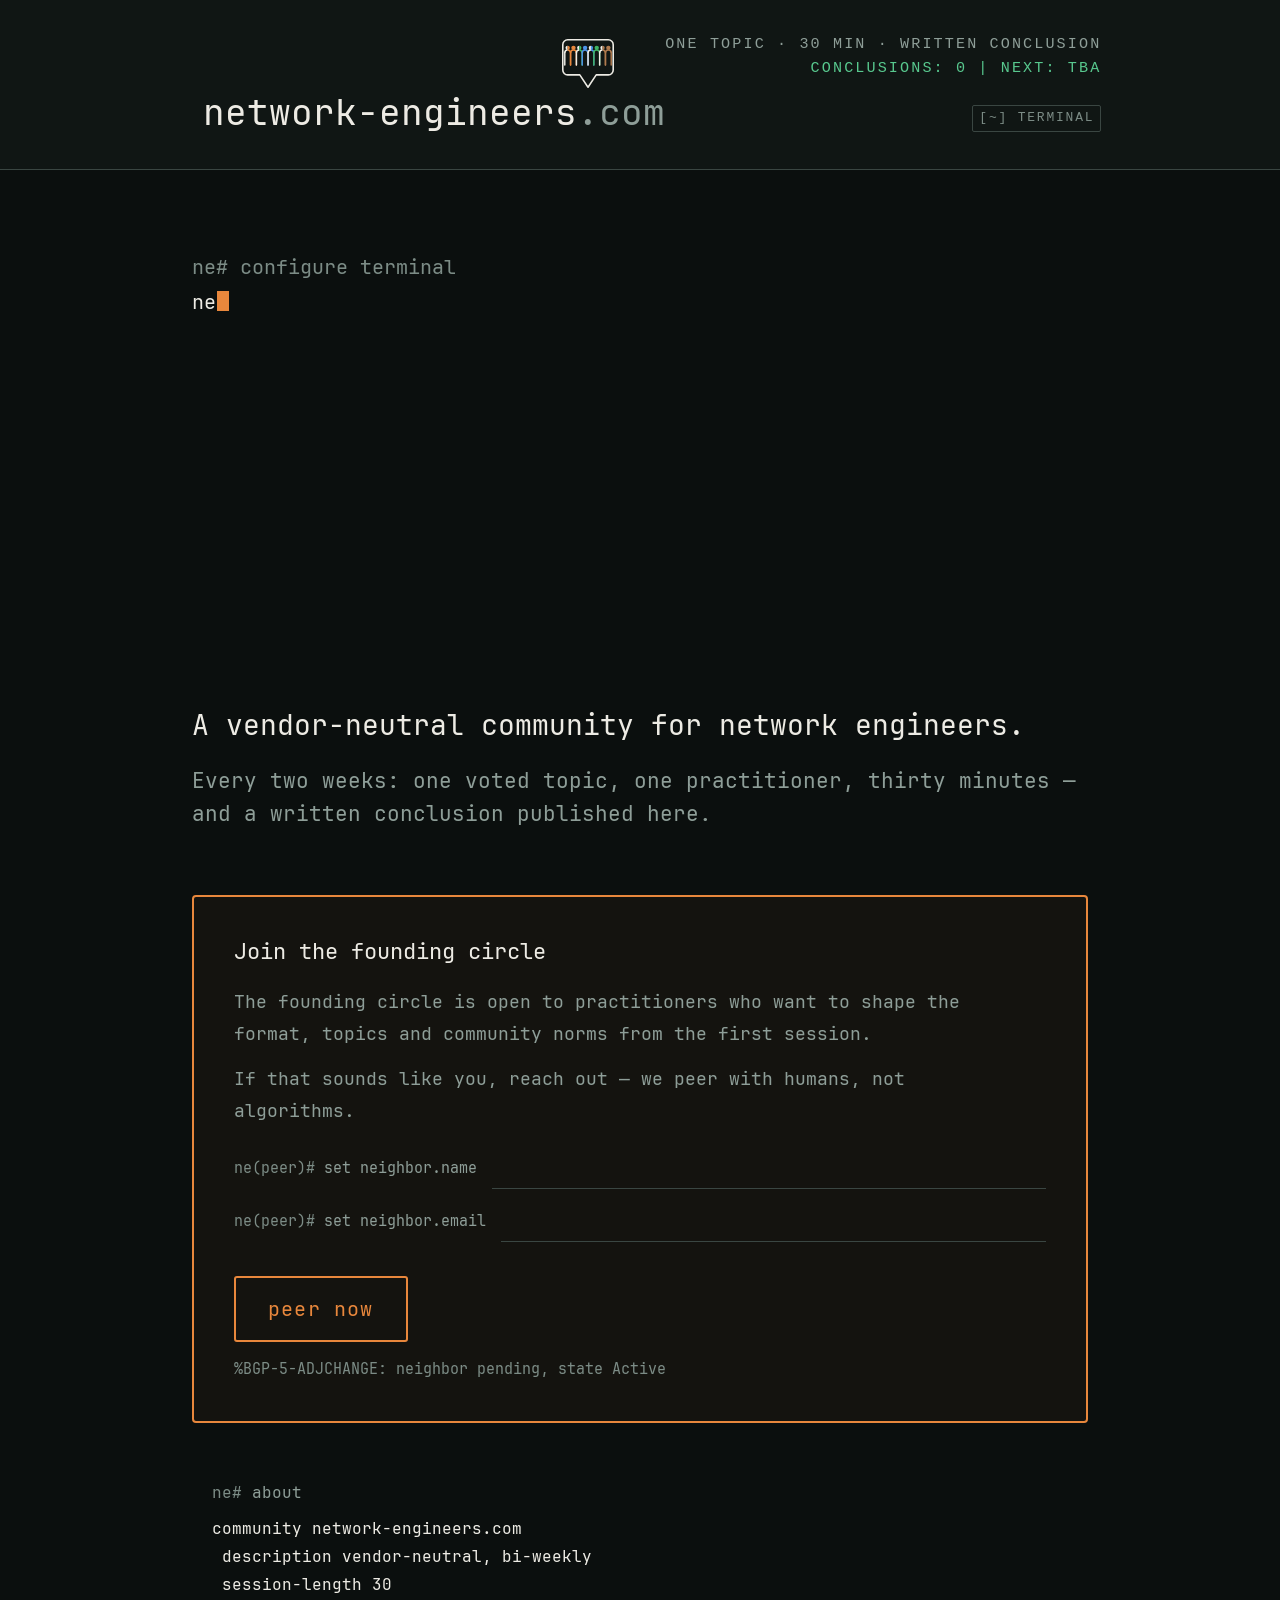
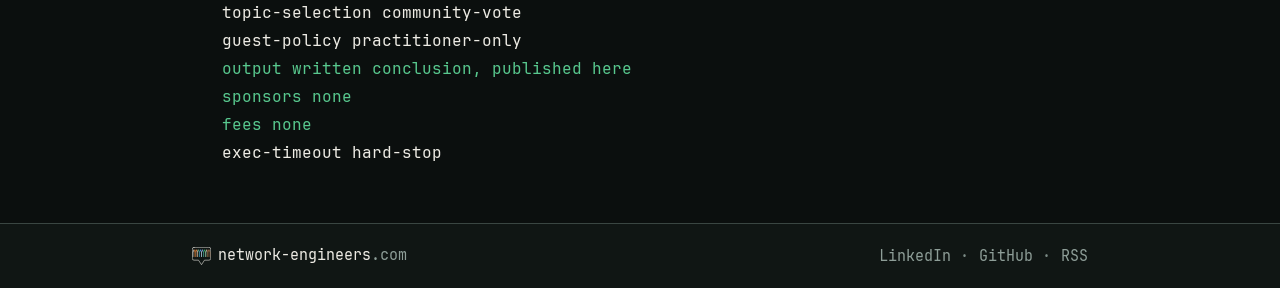
<file: index.html>
<!doctype html>
<html lang="en">
<head>
  <meta charset="UTF-8">
  <meta name="viewport" content="width=device-width, initial-scale=1">
  <title>network-engineers.com — one topic, 30 minutes, written conclusion</title>
  <meta name="description" content="One topic. Thirty minutes. One conclusion. A vendor-neutral community for network engineers.">
  <meta name="robots" content="index, follow">
  <meta name="theme-color" content="#0B0F0E">
  <link rel="canonical" href="https://network-engineers.com/">

  <meta property="og:type"        content="website">
  <meta property="og:url"         content="https://network-engineers.com/">
  <meta property="og:title"       content="network-engineers.com">
  <meta property="og:description" content="One topic. Thirty minutes. One conclusion. A vendor-neutral community for network engineers.">
  <meta property="og:image"       content="./assets/brand/ne-social-1200x630.png">

  <link rel="icon" href="./assets/brand/ne-bubble-favicon-512.png">
  <link rel="stylesheet" href="./style.css">
</head>

<body>

  <a href="#main-content" class="skip-link">Skip to main content</a>

  <!-- ── MASTHEAD — full-bleed background, scrolls away ───────────────────── -->
  <header id="masthead">
    <!--
      Stacked lockup: mark above wordmark, tail pointing at the period.
      Mark is horizontally centred on the "." in ".com":
        "network-engineers" = 17 chars → period centre = 17.5ch.
        Mark half-width ≈ 0.74em → margin-left: calc(17.5ch - 0.74em).
    -->
    <div class="masthead-inner">
      <a href="./" class="lockup-v" aria-label="network-engineers.com — home">
        <img src="./assets/brand/ne-bubble-dark-crop.svg"
             class="lockup-mark-v" alt="" aria-hidden="true" focusable="false">
        <span class="wm-line" aria-hidden="true">
          <span class="wm-name">network-engineers</span><span class="wm-tld">.com</span>
        </span>
      </a>

      <div class="masthead-right">
        <p class="mh-tagline" aria-hidden="true">one topic · 30 min · written conclusion</p>
        <p class="mh-status" aria-hidden="true" id="mh-status">conclusions: 0 | next: tba</p>
        <a href="./cli.html" class="mh-cli-link">[~] terminal</a>
      </div>
    </div>
  </header>

  <!-- ── MINI-BAR — full-bleed fixed, appears when masthead leaves viewport ── -->
  <div id="mini-bar" aria-hidden="true">
    <div class="page-inner mini-bar-inner">
      <span class="lockup-h mini-lockup">
        <img src="./assets/brand/ne-bubble-dark-crop.svg"
             class="lockup-mark" alt="" aria-hidden="true" focusable="false">
        <span><span class="wm-name">network-engineers</span><span class="wm-tld">.com</span></span>
      </span>
      <span class="mini-bar-status" id="mini-bar-status">conclusions: 0 | next: tba</span>
    </div>
  </div>

  <main id="main-content">
    <div class="page-inner">
      <h1 class="sr-only">network-engineers.com — a vendor-neutral community for network engineers</h1>

      <!-- ── 1. HERO ──────────────────────────────────────────────────────── -->
      <!--
        Bare terminal on --ink. No pane border or background.
        min-height reserves exactly 11 lines × line-height 1.75 at 20px
        plus top/bottom padding so there is zero layout shift as lines appear.
      -->
      <section id="home" class="hero-block" aria-labelledby="h-home">
        <h2 id="h-home" class="sr-only">Live session</h2>

        <div id="hero"
             role="img"
             aria-label="terminal session bringing interface Brain0/0 up, ending with a published conclusion"
             aria-live="off">

          <noscript>
            <div class="t-dim">ne# configure terminal</div>
            <div class="t-wh">ne(config)# interface Brain0/0</div>
            <div class="t-wh">ne(config-if)# no shutdown</div>
            <div class="t-gr">%LINK-3-UPDOWN: Brain0/0, changed state to up</div>
            <div class="t-wh">ne(config-if)# ip address topic/32</div>
            <div class="t-wh">ne(config-if)# exec-timeout 30 0</div>
            <div class="t-dim">! -- 30 minutes of discussion --</div>
            <div class="t-wh">ne(config-if)# shutdown</div>
            <div class="t-wh">ne# write memory</div>
            <div class="t-dim">Building configuration... [OK]</div>
            <div class="t-gr">%Conclusion published. See you in two weeks.</div>
          </noscript>

          <div id="t-anim" aria-hidden="true" style="display:none">
            <div id="t-lines"></div>
            <div id="t-cur-line">
              <span id="t-cur"></span><span class="cursor" aria-hidden="true"></span>
            </div>
          </div>

        </div>
      </section>

      <!-- ── 2. INTRO ─────────────────────────────────────────────────────── -->
      <!--
        Plain English — no terminal chrome. Answers "what is this" before
        asking the visitor to do anything.
      -->
      <div class="intro-block">
        <p class="intro-headline">A vendor-neutral community for network engineers.</p>
        <p class="intro-desc">Every two weeks: one voted topic, one practitioner, thirty minutes — and a written conclusion published here.</p>
      </div>

      <!-- ── 3. THE ASK — the single conversion on this page ──────────────── -->
      <section id="join" class="ask-block" aria-labelledby="h-join">
        <h2 id="h-join" class="ask-heading">Join the founding circle</h2>
        <p class="ask-desc">The founding circle is open to practitioners who want to shape the
format, topics and community norms from the first session.</p>
        <p class="ask-desc">If that sounds like you, reach out — we peer with humans, not
algorithms.</p>
        <form id="peer-form"
              action="https://formspree.io/f/mzepqpdb"
              method="POST"
              novalidate>

          <div class="peer-field">
            <label for="peer-name" class="peer-label">
              <span class="t-dim">ne(peer)#</span> set neighbor.name
            </label>
            <input type="text" id="peer-name" name="name"
                   class="peer-input"
                   autocomplete="name"
                   required
                   spellcheck="false">
          </div>

          <div class="peer-field">
            <label for="peer-email" class="peer-label">
              <span class="t-dim">ne(peer)#</span> set neighbor.email
            </label>
            <input type="email" id="peer-email" name="email"
                   class="peer-input"
                   autocomplete="email"
                   required
                   spellcheck="false">
          </div>

          <button type="submit" class="btn-peer" id="peer-btn">peer now</button>

          <span class="ask-status" id="peer-status" aria-live="polite">
            %BGP-5-ADJCHANGE: neighbor pending, state Active
          </span>
        </form>

        <div id="peer-success" hidden aria-live="polite" class="peer-success">
          <span class="t-gr">%BGP-5-ADJCHANGE: neighbor established, state Connected</span><br>
          <span class="t-dim">%BGP-6-NOTIFICATION: we'll be in touch before the first session</span>
        </div>
      </section>

      <!-- ── 4. ABOUT — reference material, secondary weight ──────────────── -->
      <section id="about" class="about-block" aria-labelledby="h-about">
        <h2 id="h-about" class="section-cmd" aria-label="About this community">
          <span class="t-dim" aria-hidden="true">ne#</span> about
        </h2>
        <pre class="config-out">
<span class="t-wh">community network-engineers.com</span>
<span class="t-wh"> description vendor-neutral, bi-weekly</span>
<span class="t-wh"> session-length 30</span>
<span class="t-wh"> topic-selection community-vote</span>
<span class="t-wh"> guest-policy practitioner-only</span>
<span class="t-gr"> output written conclusion, published here</span>
<span class="t-gr"> sponsors none</span>
<span class="t-gr"> fees none</span>
<span class="t-wh"> exec-timeout hard-stop</span></pre>
      </section>

      <!-- phase 2 — conclusions list goes here once episodes have shipped -->

    </div><!-- /page-inner -->
  </main>

  <!-- ── FOOTER — minimal, full-bleed ────────────────────────────────────── -->
  <footer class="site-footer">
    <div class="page-inner footer-inner">
      <span class="lockup-h footer-lockup" aria-hidden="true">
        <img src="./assets/brand/ne-bubble-dark-crop.svg"
             class="lockup-mark" alt="" aria-hidden="true" focusable="false">
        <span><span class="wm-name">network-engineers</span><span class="wm-tld">.com</span></span>
      </span>
      <nav class="footer-links" aria-label="External links">
        <a href="https://www.linkedin.com/company/network-engineers-com/" id="ft-linkedin" target="_blank" rel="noopener noreferrer">LinkedIn</a>
        <span aria-hidden="true">·</span>
        <a href="https://github.com/nimentus" id="ft-github" target="_blank" rel="noopener noreferrer">GitHub</a>
        <span aria-hidden="true">·</span>
        <a href="/feed.xml" id="ft-rss">RSS</a>
      </nav>
    </div>
  </footer>

  <!-- ── BOTTOM NAV — mobile only (hidden at ≥900px via CSS) ─────────────── -->
  <nav id="bottom-bar" aria-label="Page sections">
    <a href="#home" aria-label="home">
      <span class="key-label" aria-hidden="true">[1]</span>
      <span aria-hidden="true">home</span>
    </a>
    <a href="#join" class="nav-join" aria-label="join">
      <span class="key-label" aria-hidden="true">[2]</span>
      <span aria-hidden="true">join</span>
    </a>
    <a href="#about" aria-label="about">
      <span class="key-label" aria-hidden="true">[3]</span>
      <span aria-hidden="true">about</span>
    </a>
  </nav>

  <script src="./main.js"></script>

</body>
</html>
</file>
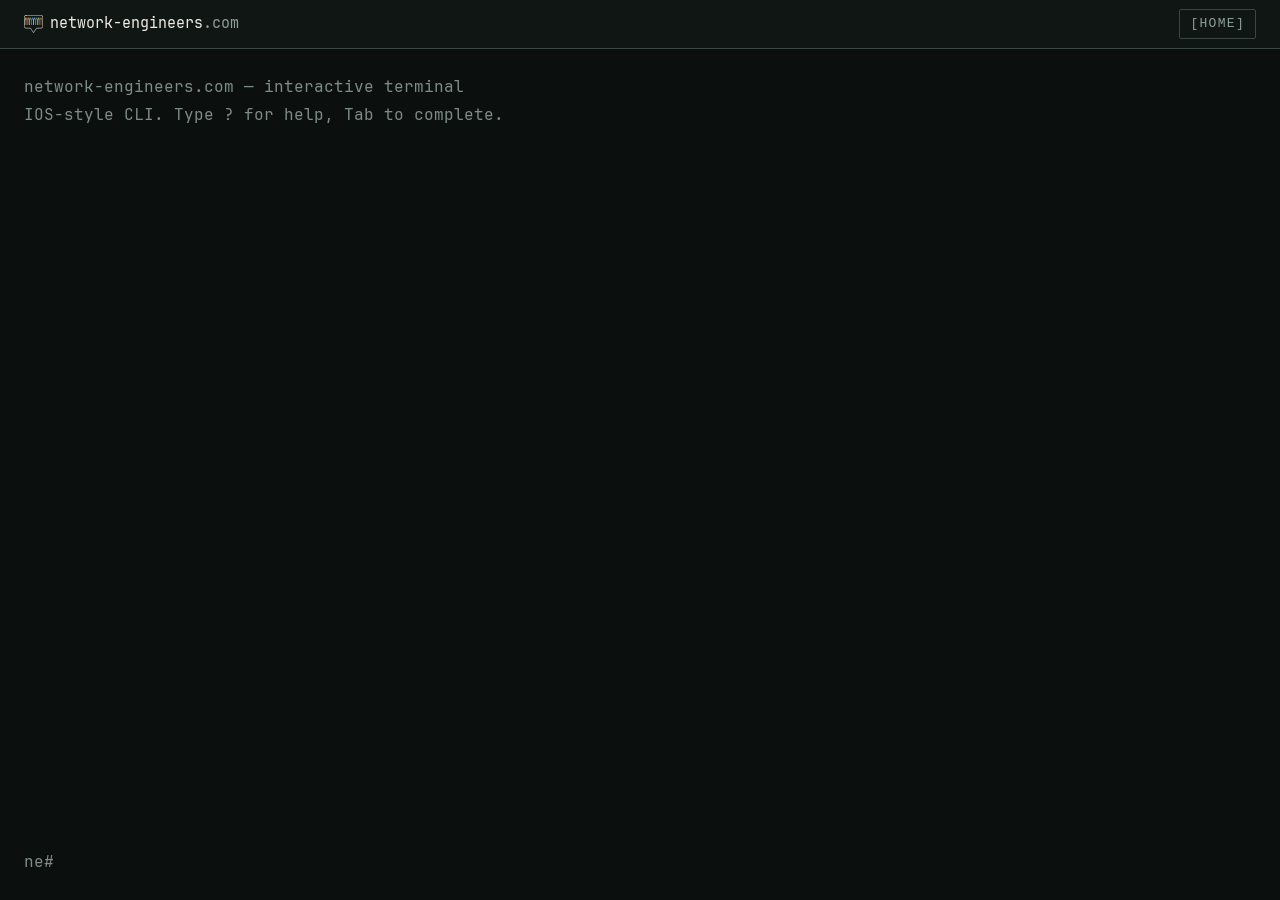
<file: cli.html>
<!doctype html>
<html lang="en">
<head>
  <meta charset="UTF-8">
  <meta name="viewport" content="width=device-width, initial-scale=1">
  <title>terminal — network-engineers.com</title>
  <meta name="robots" content="noindex">
  <meta name="theme-color" content="#0B0F0E">
  <link rel="icon" href="./assets/brand/ne-bubble-favicon-512.png">
  <link rel="stylesheet" href="./style.css">
  <style>
    .cli-body {
      display:        flex;
      flex-direction: column;
      height:         100dvh;
      overflow:       hidden;
      font-size:      16px;
    }

    /* ── Header bar ── */
    .cli-header { background: var(--panel); border-bottom: 1px solid var(--rule); flex-shrink: 0; }

    .cli-header-inner {
      display:         flex;
      align-items:     center;
      justify-content: space-between;
      height:          48px;
      padding-inline:  1.5rem;
    }

    .cli-home-link {
      font-family:     var(--ibm-plex);
      font-size:       13px;
      color:           var(--chrome);
      text-decoration: none;
      letter-spacing:  0.1em;
      text-transform:  uppercase;
      border:          1px solid var(--rule);
      padding:         3px 10px;
      border-radius:   2px;
    }
    .cli-home-link:hover        { color: var(--paper); border-color: var(--chrome); }
    .cli-home-link:focus-visible { outline: 2px solid var(--t1); outline-offset: 3px; }

    /* ── Terminal area ── */
    .cli-main {
      flex:           1;
      overflow-y:     auto;
      padding:        1.5rem;
      display:        flex;
      flex-direction: column;
      min-height:     0;
      cursor:         text;
    }

    #cli-output { flex: 1; }

    .cli-line {
      display:     block;
      white-space: pre-wrap;
      word-break:  break-word;
      line-height: 1.75;
    }

    /* ── Input row ── */
    .cli-input-row {
      display:     flex;
      align-items: center;
      margin-top:  0.1rem;
    }

    .cli-prompt-label {
      color:       var(--dim);
      white-space: nowrap;
      flex-shrink: 0;
      line-height: 1.75;
      user-select: none;
    }

    .cli-input {
      background:         transparent;
      border:             none;
      outline:            none;
      color:              var(--paper);
      font-family:        var(--jetbrains);
      font-size:          16px;
      line-height:        1.75;
      flex:               1;
      padding:            0 0 0 0.5ch;
      margin:             0;
      caret-color:        var(--t1);
      -webkit-appearance: none;
      min-width:          0;
    }
    .cli-input:disabled { opacity: 0.4; }

    /* ── Mobile note ── */
    .cli-mobile-note { display: none; }
    @media (max-width: 599px) { .cli-mobile-note { display: block; } }
  </style>
</head>

<body class="cli-body">

  <header class="cli-header">
    <div class="cli-header-inner">
      <span class="lockup-h footer-lockup">
        <img src="./assets/brand/ne-bubble-dark-crop.svg"
             class="lockup-mark" alt="" aria-hidden="true" focusable="false">
        <span><span class="wm-name">network-engineers</span><span class="wm-tld">.com</span></span>
      </span>
      <a href="./" class="cli-home-link" aria-label="Return to main site">[home]</a>
    </div>
  </header>

  <main class="cli-main" id="cli-main" aria-label="Interactive terminal">
    <div id="cli-output" role="log" aria-live="polite" aria-label="Terminal output"></div>
    <div class="cli-input-row" id="cli-input-row">
      <span class="cli-prompt-label" id="cli-prompt-text" aria-hidden="true">ne#</span>
      <input type="text" id="cli-input"
             class="cli-input"
             autocomplete="off"
             autocorrect="off"
             autocapitalize="none"
             spellcheck="false"
             aria-label="Terminal command input">
    </div>
  </main>

  <script src="./cli.js"></script>

</body>
</html>
</file>
<file: style.css>
/* ──────────────────────────────────────────────────────────────────────────
   network-engineers.com — style.css
   Single-column landing page. Always dark. Self-hosted fonts.
   ────────────────────────────────────────────────────────────────────────── */

/* ── Self-hosted fonts ──────────────────────────────────────────────────── */
@font-face {
  font-family: 'JetBrains Mono';
  src: url('./assets/fonts/JetBrainsMono-Regular.woff2') format('woff2');
  font-weight: 400; font-style: normal; font-display: swap;
}
@font-face {
  font-family: 'JetBrains Mono';
  src: url('./assets/fonts/JetBrainsMono-Medium.woff2') format('woff2');
  font-weight: 500; font-style: normal; font-display: swap;
}
@font-face {
  font-family: 'IBM Plex Mono';
  src: url('./assets/fonts/IBMPlexMono-Regular.woff2') format('woff2');
  font-weight: 400; font-style: normal; font-display: swap;
}

/* ── Palette ────────────────────────────────────────────────────────────── */
:root {
  --ink:      #0B0F0E;
  --panel:    #101614;
  --paper:    #EDEBE4;   /* 14.6:1 on --ink */
  --dim:      #7C8C86;   /* 5.2:1 on --panel — terminal prompts */
  --chrome:   #8E9E98;   /* 6.5:1 on --panel — UI chrome */
  --rule:     #3A4642;
  --phosphor: #58C88E;   /* 8.0:1 on --panel */

  --t1: #E8873C;  --t2: #E8873C;
  --t3: #3FB463;  --t4: #4E93E8;
  --t5: #4E93E8;  --t6: #3FB463;
  --t7: #B07A4E;  --t8: #B07A4E;

  --jetbrains: 'JetBrains Mono', 'Courier New', monospace;
  --ibm-plex:  'IBM Plex Mono',  'Courier New', monospace;

  --mini-bar-h: 48px;
  --bot-h:      56px;
  --col-w:      960px;
}

*, *::before, *::after { box-sizing: border-box; margin: 0; padding: 0; }

html {
  background:         var(--ink);
  color-scheme:       dark;
  scroll-behavior:    smooth;
  scroll-padding-top: calc(var(--mini-bar-h) + 8px);
  -webkit-text-size-adjust: 100%;
}

@media (prefers-reduced-motion: reduce) {
  html { scroll-behavior: auto; }
}

body {
  background:    var(--ink);
  color:         var(--paper);
  font-family:   var(--jetbrains);
  font-size:     16px;
  line-height:   1.75;
  -webkit-font-smoothing:  antialiased;
  -moz-osx-font-smoothing: grayscale;
}

/* ── Content column ─────────────────────────────────────────────────────── */
/*
 * Constrains content to --col-w (960px) while letting the parent background
 * span the full viewport. Used inside masthead, mini-bar, main, and footer.
 */
.page-inner {
  max-width:      var(--col-w);
  margin-inline:  auto;
  padding-inline: 2rem;
}

/* ── Skip link ──────────────────────────────────────────────────────────── */
.skip-link {
  position:        absolute;
  top:             -10rem;
  left:            1rem;
  padding:         0.4rem 0.875rem;
  background:      var(--t1);
  color:           var(--ink);
  font-family:     var(--jetbrains);
  font-size:       0.875rem;
  border-radius:   0 0 4px 4px;
  z-index:         200;
  text-decoration: none;
}
.skip-link:focus { top: 0; }

/* ── Colour utilities ────────────────────────────────────────────────────── */
.t-dim { color: var(--dim); }
.t-wh  { color: var(--paper); }
.t-gr  { color: var(--phosphor); }
.t-ch  { color: var(--chrome); }
.t-t1  { color: var(--t1); }

.sr-only {
  position: absolute; width: 1px; height: 1px;
  padding: 0; margin: -1px; overflow: hidden;
  clip: rect(0,0,0,0); white-space: nowrap; border: 0;
}

/* ── Global links ───────────────────────────────────────────────────────── */
a { color: var(--t1); text-decoration: underline; text-underline-offset: 3px; }
a:hover         { text-decoration: none; }
a:focus-visible { outline: 2px solid var(--t1); outline-offset: 3px; border-radius: 2px; }

/* ── MASTHEAD — full-bleed background, constrained content ──────────────── */
/*
 * --wm is the single token that drives every masthead dimension.
 * At the 36px ceiling: bar ≈ 170px, wordmark 36px, mark ≈ 49px.
 * At the 18px floor (≤562px viewport): bar 96px, wordmark 18px, mark ≈ 24px.
 */
#masthead {
  --wm:          clamp(18px, 3.2vw, 36px);
  font-size:     var(--wm);        /* establishes em reference for all children */
  background:    var(--panel);
  border-bottom: 1px solid var(--rule);
}

.masthead-inner {
  max-width:       var(--col-w);
  margin-inline:   auto;
  padding-inline:  max(24px, 1.2em);
  display:         flex;
  align-items:     center;
  justify-content: space-between;
  height:          max(96px, 4.7em);
}

/* ── Stacked lockup (masthead only) ────────────────────────────────────── */
/*
 * Wordmark: var(--wm) = clamp(18px, 3.2vw, 36px).
 * Cap-height: 0.705em of --wm.
 * Mark: 1.92 × cap = 1.354em. Gap: 0.24 × cap = 0.169em.
 * Mark horizontal centre on the "." in ".com":
 *   "network-engineers" = 17 chars → period centre = 17.5ch.
 *   Mark width = 1.354em × (17.12÷15.92) = 1.456em → half ≈ 0.73em.
 *   margin-left: calc(17.5ch - 0.73em).
 *   viewBox x 3.44–20.56, y 4.44–20.36 (24×24 source, cropped to visible).
 */
.lockup-v {
  display:         flex;
  flex-direction:  column;
  align-items:     flex-start;
  gap:             0.169em;          /* 0.24 × 0.705em cap */
  text-decoration: none;
  font-family:     var(--jetbrains);
  font-size:       var(--wm);
  line-height:     1;
  flex-shrink:     0;
}

.lockup-mark-v {
  height:      1.354em;               /* 1.92 × 0.705em cap */
  width:       auto;
  display:     block;
  margin-left: calc(17.5ch - 0.73em); /* period centre − mark half-width */
}

.lockup-v:focus-visible {
  outline: 2px solid var(--t1);
  outline-offset: 4px;
  border-radius:  2px;
}

.wm-line { letter-spacing: 0; }

/* ── Masthead right ─────────────────────────────────────────────────────── */
.masthead-right {
  text-align:  right;
  flex-shrink: 0;
  line-height: 1.6;
}

.mh-tagline {
  font-family:    var(--ibm-plex);
  font-size:      max(12px, 0.42em);  /* 0.42 × --wm, min 12px */
  color:          var(--chrome);
  text-transform: uppercase;
  letter-spacing: 0.14em;
}

.mh-status {
  font-family:    var(--ibm-plex);
  font-size:      max(12px, 0.42em);
  color:          var(--phosphor);
  text-transform: uppercase;
  letter-spacing: 0.14em;
  white-space:    nowrap;
}

.mh-cli-link {
  display:         inline-block;
  font-family:     var(--ibm-plex);
  font-size:       max(11px, 0.36em);
  color:           var(--dim);
  text-decoration: none;
  letter-spacing:  0.14em;
  text-transform:  uppercase;
  border:          1px solid var(--rule);
  padding:         2px 6px;
  border-radius:   2px;
  margin-top:      0.3em;
}
.mh-cli-link:hover        { color: var(--phosphor); border-color: var(--phosphor); }
.mh-cli-link:focus-visible { outline: 2px solid var(--t1); outline-offset: 3px; border-radius: 2px; }

@media (max-width: 599px) {
  /* height, padding, and font-size all derived from --wm clamp — no overrides needed */
  .masthead-right { display: none; }
}

/* ── MINI-BAR — full-bleed fixed, appears when masthead scrolls away ─────── */
#mini-bar {
  position:      fixed;
  top: 0; left: 0; right: 0;
  height:        var(--mini-bar-h);
  background:    var(--panel);
  border-bottom: 1px solid var(--rule);
  z-index:       100;
  transform:     translateY(-100%);
  transition:    transform 160ms ease-out;
}

#mini-bar.visible { transform: translateY(0); }

@media (prefers-reduced-motion: reduce) {
  #mini-bar { transition: none; }
}

.mini-bar-inner {
  display:         flex;
  align-items:     center;
  justify-content: space-between;
  height:          100%;
}

/* ── Horizontal lockup ──────────────────────────────────────────────────── */
/*
 * Base: 22px. Cap ≈ 15.8px. Mark = 1.62 × cap = 1.1664em. Gap = 0.45em.
 * Overrides: .mini-lockup → 16px, .footer-lockup → 15px.
 */
.lockup-h {
  display:         inline-flex;
  align-items:     center;
  gap:             0.45em;
  text-decoration: none;
  font-family:     var(--jetbrains);
  font-size:       22px;
  line-height:     1;
  white-space:     nowrap;
  flex-shrink:     0;
}

.lockup-mark {
  height:      1.1664em;   /* 1.62 × cap — scales with font-size */
  width:       auto;
  display:     block;
  flex-shrink: 0;
}

.wm-name { color: var(--paper); }
.wm-tld  { color: var(--chrome); }

.lockup-h:focus-visible { outline: 2px solid var(--t1); outline-offset: 3px; border-radius: 2px; }

.mini-lockup   { font-size: 16px; }
.footer-lockup { font-size: 15px; }

.mini-bar-status {
  font-family:    var(--ibm-plex);
  font-size:      12px;
  text-transform: uppercase;
  letter-spacing: 0.14em;
  color:          var(--chrome);
  white-space:    nowrap;
}

@media (max-width: 480px) {
  .mini-bar-status { display: none; }
}

/* ── PANES — kept for phase 2 ────────────────────────────────────────────── */
.pane {
  position:      relative;
  background:    var(--panel);
  border:        1px solid var(--rule);
  border-radius: 4px;
  padding:       1.75rem 1.5rem 1.5rem;
}

.pane-title {
  position:    absolute;
  top:         -0.6em;
  left:        1em;
  background:  var(--ink);
  padding:     0 0.5em;
  color:       var(--chrome);
  font-family: var(--jetbrains);
  font-size:   max(12px, 0.8em);
  line-height: 1;
}

/* ── Blinking cursor ────────────────────────────────────────────────────── */
.cursor {
  display:        inline-block;
  width:          0.58em;
  height:         1em;
  background:     var(--t1);
  vertical-align: -0.1em;
  margin-left:    1px;
  animation:      blink 1.1s step-end infinite;
}

@keyframes blink {
  0%, 100% { opacity: 1; }
  50%       { opacity: 0; }
}

@media (prefers-reduced-motion: reduce) {
  .cursor { animation: none; }
}

/* ── Section command headings ───────────────────────────────────────────── */
.section-cmd {
  font-size:     inherit;
  font-weight:   400;
  line-height:   inherit;
  color:         var(--paper);
  margin-bottom: 0.5rem;
}

/* ── Config output ──────────────────────────────────────────────────────── */
.config-out {
  font-family: inherit;
  font-size:   inherit;
  line-height: inherit;
  white-space: pre;
  overflow-x:  auto;
  max-width:   100%;
  margin-top:  0;
}

/* ── HERO — bare terminal on --ink ─────────────────────────────────────── */
/*
 * No border, no pane background. Terminal sits directly on page background.
 * min-height: 11 lines × line-height 1.75 at 20px + top/bottom padding.
 * box-sizing: border-box, so padding is inside min-height. Zero CLS. No vh.
 */
.hero-block {
  font-size:      20px;
  line-height:    1.75;
  padding-top:    80px;
  padding-bottom: 72px;
  min-height:     calc(11 * 1.75em + 80px + 72px);
}

/* ── INTRO ──────────────────────────────────────────────────────────────── */
/*
 * Plain English — no terminal chrome. Answers "what is this" before the ask.
 */
.intro-block {
  margin-bottom: 64px;
}

.intro-headline {
  font-family: var(--jetbrains);
  font-size:   28px;
  line-height: 1.3;
  color:       var(--paper);
}

.intro-desc {
  font-family: var(--jetbrains);
  font-size:   21px;
  line-height: 1.6;
  color:       var(--chrome);
  max-width:   68ch;
  margin-top:  20px;
}

/* ── THE ASK — founding-circle CTA ─────────────────────────────────────── */
/*
 * 2px --t1 border. Background: orange at ~4% over --ink so it reads warm.
 * The only orange on the page outside the sticky bar's active state.
 */
.ask-block {
  border:        2px solid var(--t1);
  border-radius: 4px;
  background:    rgba(232, 135, 60, 0.04);
  padding:       40px;
  margin-bottom: 0;
}

.ask-heading {
  font-family:   var(--jetbrains);
  font-size:     22px;
  font-weight:   400;
  line-height:   1.35;
  color:         var(--paper);
  margin-bottom: 1.25rem;
}

.ask-desc {
  font-family:   var(--jetbrains);
  font-size:     18px;
  line-height:   1.75;
  color:         var(--chrome);
  max-width:     70ch;
  margin-bottom: 0.875rem;
}

.ask-status {
  display:     block;
  margin-top:  1rem;
  font-size:   15px;
  color:       var(--dim);
  line-height: 1.5;
}

/* ── Peer button ────────────────────────────────────────────────────────── */
.btn-peer {
  display:             inline-flex;
  align-items:         center;
  background:          transparent;
  border:              2px solid var(--t1);
  border-radius:       3px;
  color:               var(--t1);
  cursor:              pointer;
  font-family:         var(--jetbrains);
  font-size:           20px;
  letter-spacing:      0.06em;
  padding:             18px 32px;
  margin-top:          1.25rem;
  min-height:          44px;
  text-decoration:     none;
  -webkit-appearance:  none;
  appearance:          none;
  transition:          background 120ms, color 120ms;
}
.btn-peer:hover            { background: var(--t1); color: var(--ink); text-decoration: none; }
.btn-peer:focus-visible    { outline: 2px solid var(--t1); outline-offset: 3px; }
.btn-peer:disabled         { opacity: 0.45; cursor: default; }
.btn-peer:disabled:hover   { background: transparent; color: var(--t1); }

/* ── PEER FORM ──────────────────────────────────────────────────────────── */
#peer-form { margin-top: 1.5rem; }

.peer-field {
  display:        flex;
  flex-direction: column;
  gap:            0.2rem;
  margin-bottom:  1.25rem;
}

.peer-label {
  font-family: var(--jetbrains);
  font-size:   15px;
  line-height: 1.5;
  color:       var(--chrome);
  cursor:      text;
}

.peer-input {
  background:         transparent;
  border:             none;
  border-bottom:      1px solid var(--rule);
  border-radius:      0;
  color:              var(--paper);
  font-family:        var(--jetbrains);
  font-size:          16px;
  line-height:        1.5;
  padding:            6px 0 8px;
  width:              100%;
  outline:            none;
  -webkit-appearance: none;
  transition:         border-color 120ms;
}

.peer-input:focus        { border-bottom-color: var(--t1); }
.peer-input::placeholder { color: var(--rule); }

@media (min-width: 600px) {
  .peer-field {
    flex-direction: row;
    align-items:    baseline;
    gap:            1.5ch;
    margin-bottom:  0.875rem;
  }
  .peer-label { white-space: nowrap; flex-shrink: 0; }
  .peer-input { flex: 1; min-width: 0; }
}

.peer-success {
  font-family: var(--jetbrains);
  font-size:   16px;
  line-height: 2;
  margin-top:  1.25rem;
}

/* ── ABOUT — compact secondary ──────────────────────────────────────────── */
/*
 * No border, no background. Reference material; config block says exactly
 * what in IOS syntax while the intro above says why in plain English.
 */
.about-block {
  font-size:     16px;
  line-height:   1.75;
  color:         var(--chrome);
  margin-top:    56px;
  margin-bottom: 56px;
  padding-left:  2ch;
}

.about-block .section-cmd {
  font-size:     16px;
  color:         var(--chrome);
  margin-bottom: 0.5rem;
}

/* ── phase 2 — conclusions list goes here once episodes have shipped ─────── */
/*
 * When conclusions exist, insert a <section id="conclusions"> before the
 * footer and uncomment the archive CSS block below.
 */

/* ── Conclusions archive — phase 2, reinstate when there are conclusions ──
.archive-list { margin-top: 0.25rem; }

.archive-entry {
  display:               grid;
  grid-template-columns: 6ch auto 1fr;
  gap:                   0 1.5ch;
  align-items:           baseline;
  padding:               0.3em 0.75rem;
  border-left:           4px solid;
  margin-bottom:         0.5em;
}

.ep-1 { border-color: var(--t1); } .ep-1 .ae-ep { color: var(--t1); }
.ep-2 { border-color: var(--t2); } .ep-2 .ae-ep { color: var(--t2); }
.ep-3 { border-color: var(--t3); } .ep-3 .ae-ep { color: var(--t3); }
.ep-4 { border-color: var(--t4); } .ep-4 .ae-ep { color: var(--t4); }
.ep-5 { border-color: var(--t5); } .ep-5 .ae-ep { color: var(--t5); }
.ep-6 { border-color: var(--t6); } .ep-6 .ae-ep { color: var(--t6); }
.ep-7 { border-color: var(--t7); } .ep-7 .ae-ep { color: var(--t7); }
.ep-8 { border-color: var(--t8); } .ep-8 .ae-ep { color: var(--t8); }

.ae-ep    { font-size: max(12px, 0.8em); }
.ae-date  { color: var(--chrome); white-space: nowrap; }
.ae-title { color: var(--paper); text-decoration: none; }
.ae-title:hover         { color: var(--t1); text-decoration: underline; text-underline-offset: 3px; }
.ae-title:focus-visible { outline: 2px solid var(--t1); outline-offset: 2px; border-radius: 2px; }

.archive-empty { color: var(--chrome); margin-top: 0.5rem; }
── end phase 2 ── */

/* ── FOOTER — minimal, full-bleed ──────────────────────────────────────── */
.site-footer {
  background:  var(--panel);
  border-top:  1px solid var(--rule);
}

.footer-inner {
  display:         flex;
  align-items:     center;
  justify-content: space-between;
  height:          64px;
}

.footer-links {
  display:     flex;
  align-items: center;
  gap:         0.6rem;
  font-size:   15px;
}

.footer-links a {
  color:           var(--chrome);
  text-decoration: none;
}
.footer-links a:hover         { color: var(--t1); }
.footer-links a:focus-visible { outline: 2px solid var(--t1); outline-offset: 2px; border-radius: 2px; }

.footer-links span { color: var(--dim); }

/* ── phase 2 — dashboard layout, reinstate when there are conclusions to list ──

.grid-col {
  display:        flex;
  flex-direction: column;
  gap:            1.5rem;
  margin-bottom:  1.5rem;
}
.grid-col:last-child { margin-bottom: 0; }
.grid-col > .pane    { margin-bottom: 0; }

@media (min-width: 1200px) {
  main {
    display:               grid;
    grid-template-columns: 58fr 42fr;
    gap:                   20px;
  }

  .grid-col { gap: 20px; margin-bottom: 0; }

  .grid-col:last-child #conclusions { order: 1; }
  .grid-col:last-child #join        { order: 2; }
  .grid-col:last-child #about       { order: 3; flex-grow: 1; }
}

── end phase 2 ── */

/* ── BOTTOM NAV — mobile only ───────────────────────────────────────────── */
@media (min-width: 900px) {
  #bottom-bar { display: none; }
}

@media (max-width: 899px) {
  body { padding-bottom: calc(var(--bot-h) + 2.5rem); }

  #bottom-bar {
    position:        fixed;
    bottom:          0; left: 0; right: 0;
    height:          var(--bot-h);
    display:         flex;
    align-items:     stretch;
    gap:             2.5em;
    padding-inline:  max(1rem, env(safe-area-inset-left, 1rem));
    background:      var(--panel);
    border-top:      1px solid var(--rule);
    font-family:     var(--ibm-plex);
    font-size:       14px;
    text-transform:  uppercase;
    letter-spacing:  0.14em;
    line-height:     1;
    z-index:         100;
    overflow-x:      auto;
    overflow-y:      hidden;
    -webkit-overflow-scrolling: touch;
    scrollbar-width: none;
  }
  #bottom-bar::-webkit-scrollbar { display: none; }

  #bottom-bar a {
    color:           var(--chrome);
    text-decoration: none;
    white-space:     nowrap;
    display:         flex;
    align-items:     center;
    gap:             0.3em;
    border-top:      2px solid transparent;
    flex-shrink:     0;
  }

  #bottom-bar a:hover                { color: var(--paper); }
  #bottom-bar a[aria-current="true"] { color: var(--paper); border-top-color: var(--phosphor); }
  #bottom-bar a:focus-visible        { outline: 2px solid var(--t1); outline-offset: 2px; border-radius: 2px; }

  .nav-join                      { color: var(--t1) !important; font-weight: 500; }
  .nav-join:hover                { color: var(--paper) !important; }
  .nav-join[aria-current="true"] { color: var(--t1) !important; }

  .key-label { color: #5A6864; letter-spacing: 0; }
}

/* ── MOBILE OVERRIDES ───────────────────────────────────────────────────── */
@media (max-width: 899px) {
  .page-inner { padding-inline: 1.5rem; }

  .hero-block {
    font-size:      16px;
    padding-top:    48px;
    padding-bottom: 48px;
    min-height:     calc(11 * 1.75em + 48px + 48px);
  }

  .intro-headline { font-size: 22px; }
  .intro-desc     { font-size: 16px; margin-top: 16px; }
  .intro-block    { margin-bottom: 48px; }

  .ask-block { padding: 24px; }

  .footer-inner { height: auto; padding-block: 1.25rem; gap: 1rem; flex-wrap: wrap; }
}

/* ── 404 page ───────────────────────────────────────────────────────────── */
.body-center {
  display:         flex;
  flex-direction:  column;
  align-items:     center;
  justify-content: center;
  min-height:      100dvh;
  max-width:       none;
  padding:         2rem 1.5rem;
}
</file>
